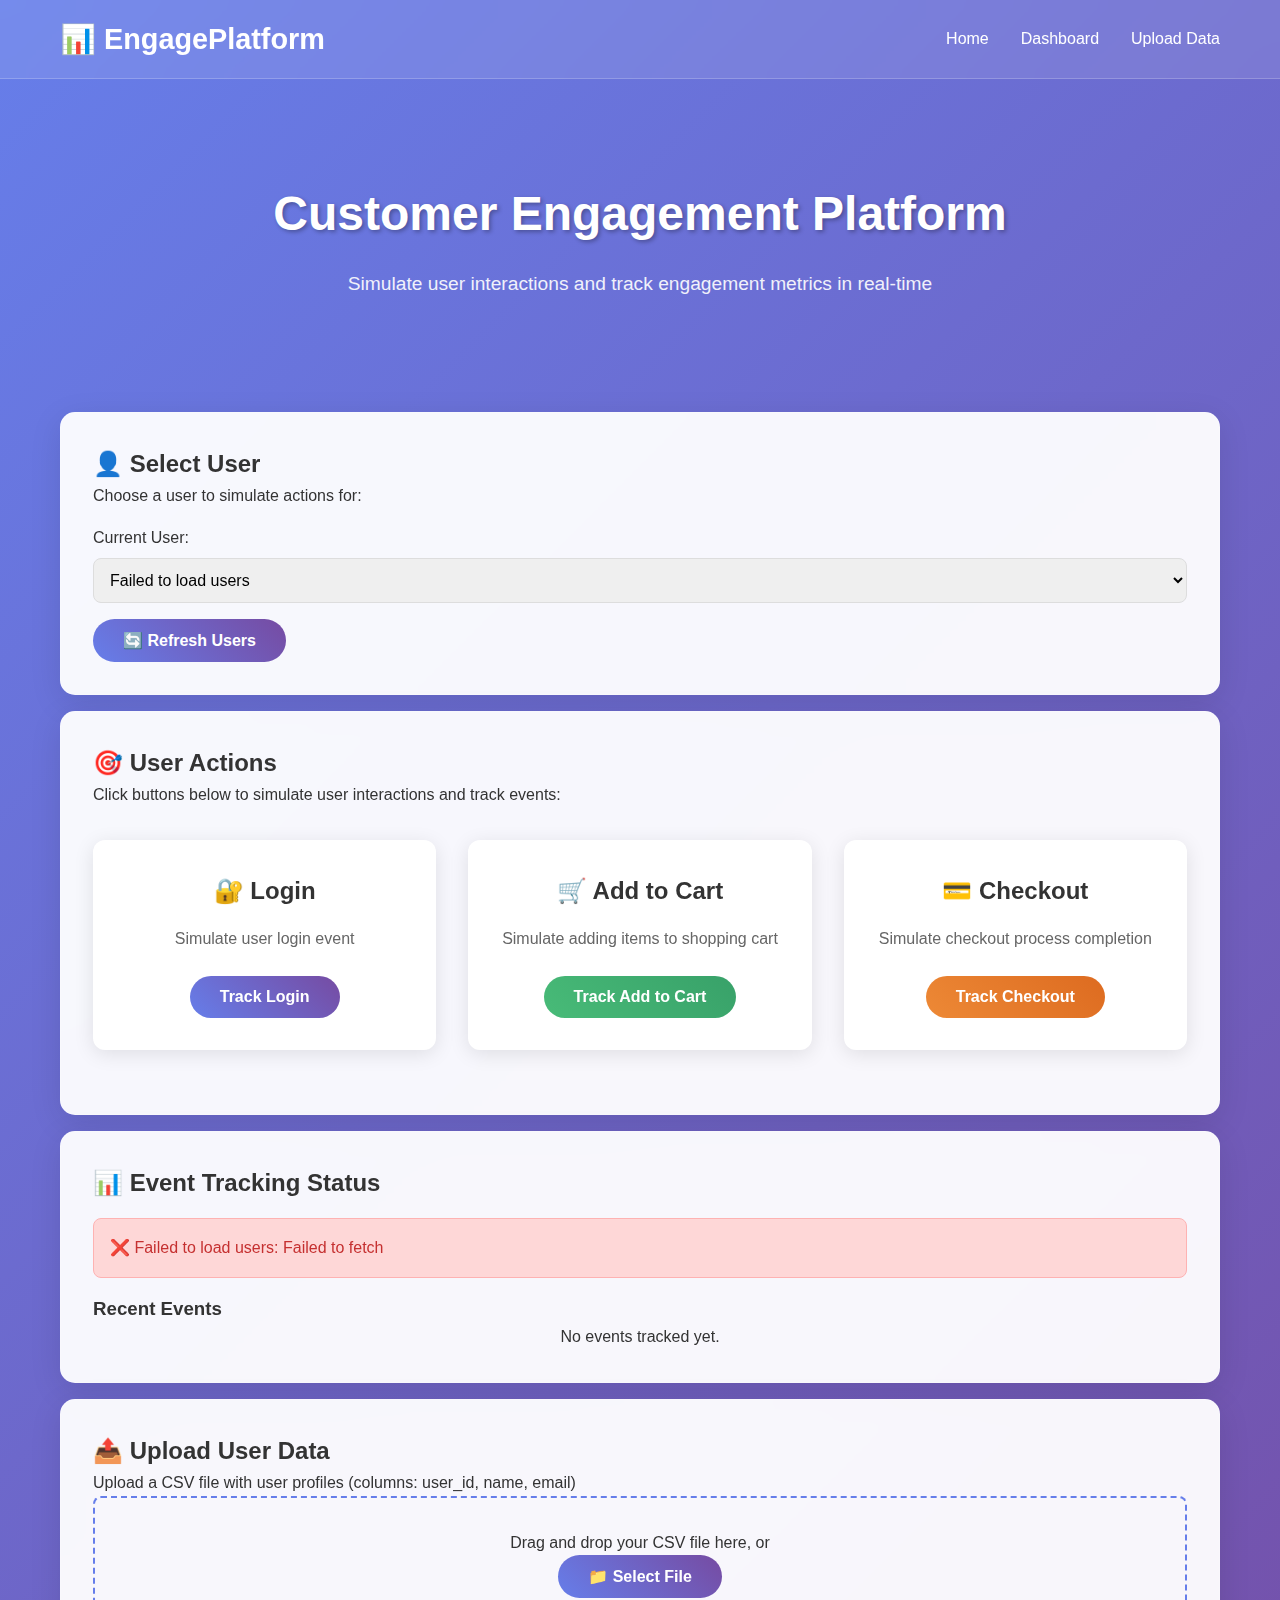
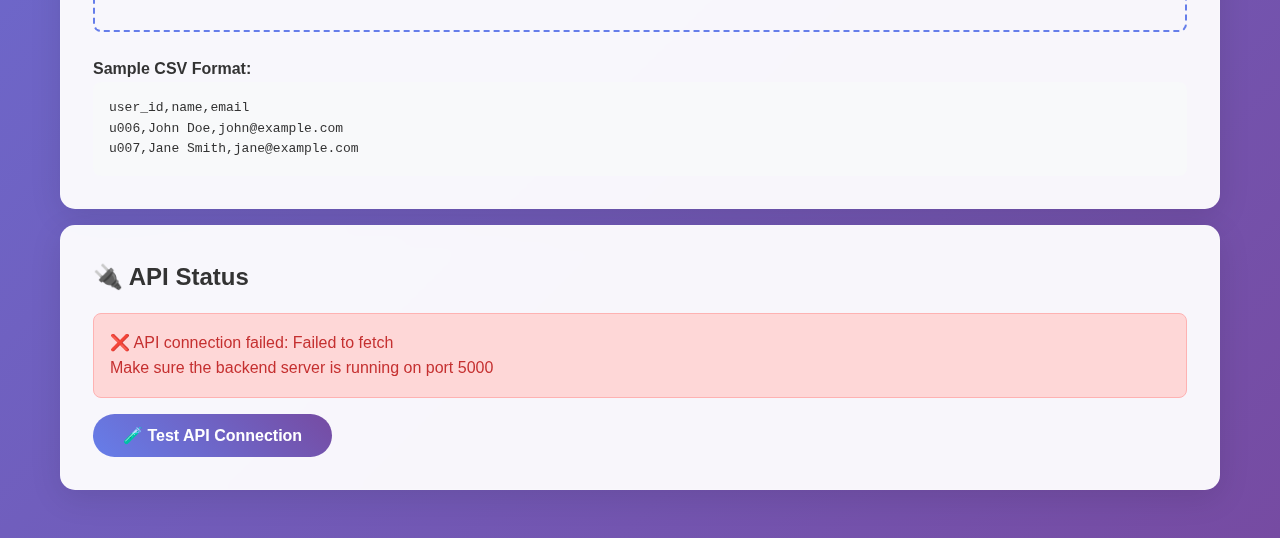
<file: frontend/index.html>
<!DOCTYPE html>
<html lang="en">
<head>
    <meta charset="UTF-8">
    <meta name="viewport" content="width=device-width, initial-scale=1.0">
    <title>Mock Customer Engagement Platform</title>
    <link rel="stylesheet" href="css/style.css">
    <link rel="icon" href="data:image/svg+xml,<svg xmlns='http://www.w3.org/2000/svg' viewBox='0 0 100 100'><text y='.9em' font-size='90'>📊</text></svg>">
</head>
<body>
    <header>
        <nav class="container">
            <a href="index.html" class="logo">📊 EngagePlatform</a>
            <ul class="nav-links">
                <li><a href="index.html">Home</a></li>
                <li><a href="dashboard.html">Dashboard</a></li>
                <li><a href="#upload">Upload Data</a></li>
            </ul>
        </nav>
    </header>

    <main>
        <section class="hero">
            <div class="container">
                <h1>Customer Engagement Platform</h1>
                <p>Simulate user interactions and track engagement metrics in real-time</p>
            </div>
        </section>

        <section class="container">
            <!-- User Selection -->
            <div class="card">
                <h2>👤 Select User</h2>
                <p>Choose a user to simulate actions for:</p>
                <div class="form-group">
                    <label for="userSelect" class="form-label">Current User:</label>
                    <select id="userSelect" class="form-input">
                        <option value="">Loading users...</option>
                    </select>
                </div>
                <button id="refreshUsers" class="btn btn-primary">🔄 Refresh Users</button>
            </div>

            <!-- Action Buttons -->
            <div class="card">
                <h2>🎯 User Actions</h2>
                <p>Click buttons below to simulate user interactions and track events:</p>
                
                <div class="actions-container">
                    <div class="action-card">
                        <h3>🔐 Login</h3>
                        <p>Simulate user login event</p>
                        <button id="loginBtn" class="btn btn-primary" data-action="Login">
                            Track Login
                        </button>
                    </div>

                    <div class="action-card">
                        <h3>🛒 Add to Cart</h3>
                        <p>Simulate adding items to shopping cart</p>
                        <button id="addToCartBtn" class="btn btn-success" data-action="AddToCart">
                            Track Add to Cart
                        </button>
                    </div>

                    <div class="action-card">
                        <h3>💳 Checkout</h3>
                        <p>Simulate checkout process completion</p>
                        <button id="checkoutBtn" class="btn btn-warning" data-action="Checkout">
                            Track Checkout
                        </button>
                    </div>
                </div>
            </div>

            <!-- Event Status -->
            <div class="card">
                <h2>📊 Event Tracking Status</h2>
                <div id="eventStatus">
                    <p>Ready to track events. Select a user and click action buttons above.</p>
                </div>
                
                <div id="recentEvents">
                    <h3>Recent Events</h3>
                    <div id="eventsList">
                        <p class="text-center">No events tracked yet.</p>
                    </div>
                </div>
            </div>

            <!-- CSV Upload Section -->
            <div class="card" id="upload">
                <h2>📤 Upload User Data</h2>
                <p>Upload a CSV file with user profiles (columns: user_id, name, email)</p>
                
                <div class="upload-area" id="uploadArea">
                    <p>Drag and drop your CSV file here, or</p>
                    <input type="file" id="csvFile" accept=".csv" style="display: none;">
                    <button id="selectFileBtn" class="btn btn-primary">📁 Select File</button>
                </div>
                
                <div id="uploadStatus"></div>
                
                <div class="mt-3">
                    <h4>Sample CSV Format:</h4>
                    <pre style="background: #f8f9fa; padding: 1rem; border-radius: 8px; overflow-x: auto;">user_id,name,email
u006,John Doe,john@example.com
u007,Jane Smith,jane@example.com</pre>
                </div>
            </div>

            <!-- API Status -->
            <div class="card">
                <h2>🔌 API Status</h2>
                <div id="apiStatus">
                    <div class="loading"></div> Checking API connection...
                </div>
                
                <div class="mt-2">
                    <button id="testApiBtn" class="btn btn-primary">🧪 Test API Connection</button>
                </div>
            </div>
        </section>
    </main>

    <!-- Include the mock SDK and main JavaScript -->
    <script src="js/sdk.js"></script>
    <script src="js/main.js"></script>
</body>
</html>
</file>
<file: frontend/css/style.css>
/* Reset and Base Styles */
* {
    margin: 0;
    padding: 0;
    box-sizing: border-box;
}

body {
    font-family: 'Segoe UI', Tahoma, Geneva, Verdana, sans-serif;
    line-height: 1.6;
    color: #333;
    background: linear-gradient(135deg, #667eea 0%, #764ba2 100%);
    min-height: 100vh;
}

.container {
    max-width: 1200px;
    margin: 0 auto;
    padding: 0 20px;
}

/* Header Styles */
header {
    background: rgba(255, 255, 255, 0.1);
    backdrop-filter: blur(10px);
    padding: 1rem 0;
    position: fixed;
    width: 100%;
    top: 0;
    z-index: 1000;
    border-bottom: 1px solid rgba(255, 255, 255, 0.2);
}

nav {
    display: flex;
    justify-content: space-between;
    align-items: center;
}

.logo {
    font-size: 1.8rem;
    font-weight: bold;
    color: white;
    text-decoration: none;
}

.nav-links {
    display: flex;
    list-style: none;
    gap: 2rem;
}

.nav-links a {
    color: white;
    text-decoration: none;
    font-weight: 500;
    transition: color 0.3s ease;
}

.nav-links a:hover {
    color: #ffd700;
}

/* Main Content */
main {
    margin-top: 80px;
    padding: 2rem 0;
}

/* Home Page Styles */
.hero {
    text-align: center;
    padding: 4rem 0;
    color: white;
}

.hero h1 {
    font-size: 3rem;
    margin-bottom: 1rem;
    text-shadow: 2px 2px 4px rgba(0, 0, 0, 0.3);
}

.hero p {
    font-size: 1.2rem;
    margin-bottom: 2rem;
    opacity: 0.9;
}

/* Card Styles */
.card {
    background: rgba(255, 255, 255, 0.95);
    border-radius: 15px;
    padding: 2rem;
    margin: 1rem 0;
    box-shadow: 0 8px 32px rgba(0, 0, 0, 0.1);
    backdrop-filter: blur(10px);
    border: 1px solid rgba(255, 255, 255, 0.2);
}

.actions-container {
    display: grid;
    grid-template-columns: repeat(auto-fit, minmax(300px, 1fr));
    gap: 2rem;
    margin: 2rem 0;
}

.action-card {
    background: white;
    border-radius: 12px;
    padding: 2rem;
    text-align: center;
    box-shadow: 0 4px 20px rgba(0, 0, 0, 0.1);
    transition: transform 0.3s ease, box-shadow 0.3s ease;
}

.action-card:hover {
    transform: translateY(-5px);
    box-shadow: 0 8px 30px rgba(0, 0, 0, 0.15);
}

.action-card h3 {
    color: #333;
    margin-bottom: 1rem;
    font-size: 1.5rem;
}

.action-card p {
    color: #666;
    margin-bottom: 1.5rem;
}

/* Button Styles */
.btn {
    display: inline-block;
    padding: 12px 30px;
    border: none;
    border-radius: 25px;
    font-size: 1rem;
    font-weight: 600;
    text-decoration: none;
    text-align: center;
    cursor: pointer;
    transition: all 0.3s ease;
    min-width: 150px;
}

.btn-primary {
    background: linear-gradient(45deg, #667eea, #764ba2);
    color: white;
}

.btn-primary:hover {
    background: linear-gradient(45deg, #5a67d8, #6b46c1);
    transform: translateY(-2px);
    box-shadow: 0 4px 15px rgba(0, 0, 0, 0.2);
}

.btn-success {
    background: linear-gradient(45deg, #48bb78, #38a169);
    color: white;
}

.btn-success:hover {
    background: linear-gradient(45deg, #38a169, #2f855a);
    transform: translateY(-2px);
}

.btn-warning {
    background: linear-gradient(45deg, #ed8936, #dd6b20);
    color: white;
}

.btn-warning:hover {
    background: linear-gradient(45deg, #dd6b20, #c05621);
    transform: translateY(-2px);
}

/* Dashboard Styles */
.dashboard-grid {
    display: grid;
    grid-template-columns: repeat(auto-fit, minmax(300px, 1fr));
    gap: 2rem;
    margin: 2rem 0;
}

.metric-card {
    background: white;
    border-radius: 12px;
    padding: 1.5rem;
    text-align: center;
    box-shadow: 0 4px 20px rgba(0, 0, 0, 0.1);
}

.metric-value {
    font-size: 2.5rem;
    font-weight: bold;
    color: #667eea;
    margin-bottom: 0.5rem;
}

.metric-label {
    color: #666;
    font-size: 0.9rem;
    text-transform: uppercase;
    letter-spacing: 1px;
}

.chart-container {
    background: white;
    border-radius: 12px;
    padding: 2rem;
    margin: 2rem 0;
    box-shadow: 0 4px 20px rgba(0, 0, 0, 0.1);
}

.chart-container h3 {
    color: #333;
    margin-bottom: 1rem;
    text-align: center;
}

/* Upload Section */
.upload-section {
    background: white;
    border-radius: 12px;
    padding: 2rem;
    margin: 2rem 0;
    box-shadow: 0 4px 20px rgba(0, 0, 0, 0.1);
}

.upload-area {
    border: 2px dashed #667eea;
    border-radius: 8px;
    padding: 2rem;
    text-align: center;
    transition: border-color 0.3s ease;
}

.upload-area:hover {
    border-color: #764ba2;
}

.upload-area.dragover {
    border-color: #48bb78;
    background: rgba(72, 187, 120, 0.1);
}

/* Status Messages */
.status-message {
    padding: 1rem;
    border-radius: 8px;
    margin: 1rem 0;
    font-weight: 500;
}

.status-success {
    background: #f0fff4;
    border: 1px solid #9ae6b4;
    color: #276749;
}

.status-error {
    background: #fed7d7;
    border: 1px solid #feb2b2;
    color: #c53030;
}

.status-info {
    background: #ebf8ff;
    border: 1px solid #90cdf4;
    color: #2b6cb0;
}

/* Loading Spinner */
.loading {
    display: inline-block;
    width: 20px;
    height: 20px;
    border: 3px solid #f3f3f3;
    border-top: 3px solid #667eea;
    border-radius: 50%;
    animation: spin 1s linear infinite;
}

@keyframes spin {
    0% { transform: rotate(0deg); }
    100% { transform: rotate(360deg); }
}

/* Tables */
.data-table {
    width: 100%;
    border-collapse: collapse;
    margin: 1rem 0;
}

.data-table th,
.data-table td {
    padding: 12px;
    text-align: left;
    border-bottom: 1px solid #ddd;
}

.data-table th {
    background: #f8f9fa;
    font-weight: 600;
    color: #333;
}

.data-table tr:hover {
    background: #f8f9fa;
}

/* Form Elements */
.form-group {
    margin: 1rem 0;
}

.form-label {
    display: block;
    margin-bottom: 0.5rem;
    font-weight: 500;
    color: #333;
}

.form-input {
    width: 100%;
    padding: 12px;
    border: 1px solid #ddd;
    border-radius: 8px;
    font-size: 1rem;
    transition: border-color 0.3s ease;
}

.form-input:focus {
    outline: none;
    border-color: #667eea;
    box-shadow: 0 0 0 3px rgba(102, 126, 234, 0.1);
}

/* Responsive Design */
@media (max-width: 768px) {
    .nav-links {
        gap: 1rem;
    }
    
    .hero h1 {
        font-size: 2rem;
    }
    
    .actions-container {
        grid-template-columns: 1fr;
    }
    
    .dashboard-grid {
        grid-template-columns: 1fr;
    }
    
    .container {
        padding: 0 15px;
    }
}

@media (max-width: 480px) {
    .hero h1 {
        font-size: 1.5rem;
    }
    
    .btn {
        padding: 10px 20px;
        font-size: 0.9rem;
        min-width: 120px;
    }
    
    .card {
        padding: 1.5rem;
    }
}

/* Utility Classes */
.text-center { text-align: center; }
.text-left { text-align: left; }
.text-right { text-align: right; }

.mt-1 { margin-top: 0.5rem; }
.mt-2 { margin-top: 1rem; }
.mt-3 { margin-top: 1.5rem; }

.mb-1 { margin-bottom: 0.5rem; }
.mb-2 { margin-bottom: 1rem; }
.mb-3 { margin-bottom: 1.5rem; }

.hidden { display: none; }

/* Animation Classes */
.fade-in {
    animation: fadeIn 0.5s ease-in;
}

@keyframes fadeIn {
    from { opacity: 0; }
    to { opacity: 1; }
}
</file>
